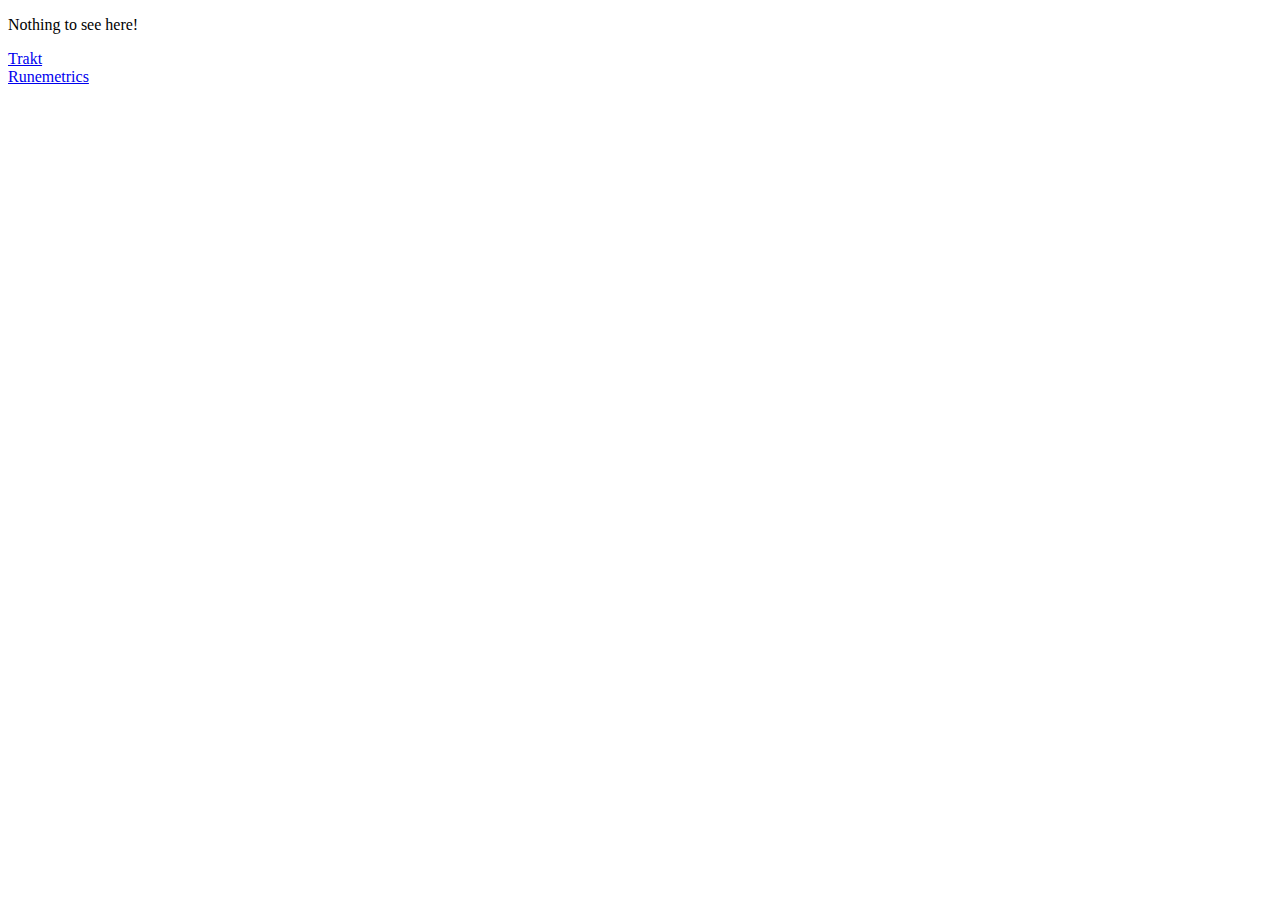
<file: index.html>
<!DOCTYPE html>
<html>
  <title>≥</title>
  <head><link rel="icon" href="images/favicon.ico"></head>
<body>
  <p>Nothing to see here!</p>
<li><a href="/Userstyles/trakt.tv">Trakt</a></li>
<li><a href="/Userstyles/runemetrics">Runemetrics</a></li>
</body>
</html>
</file>
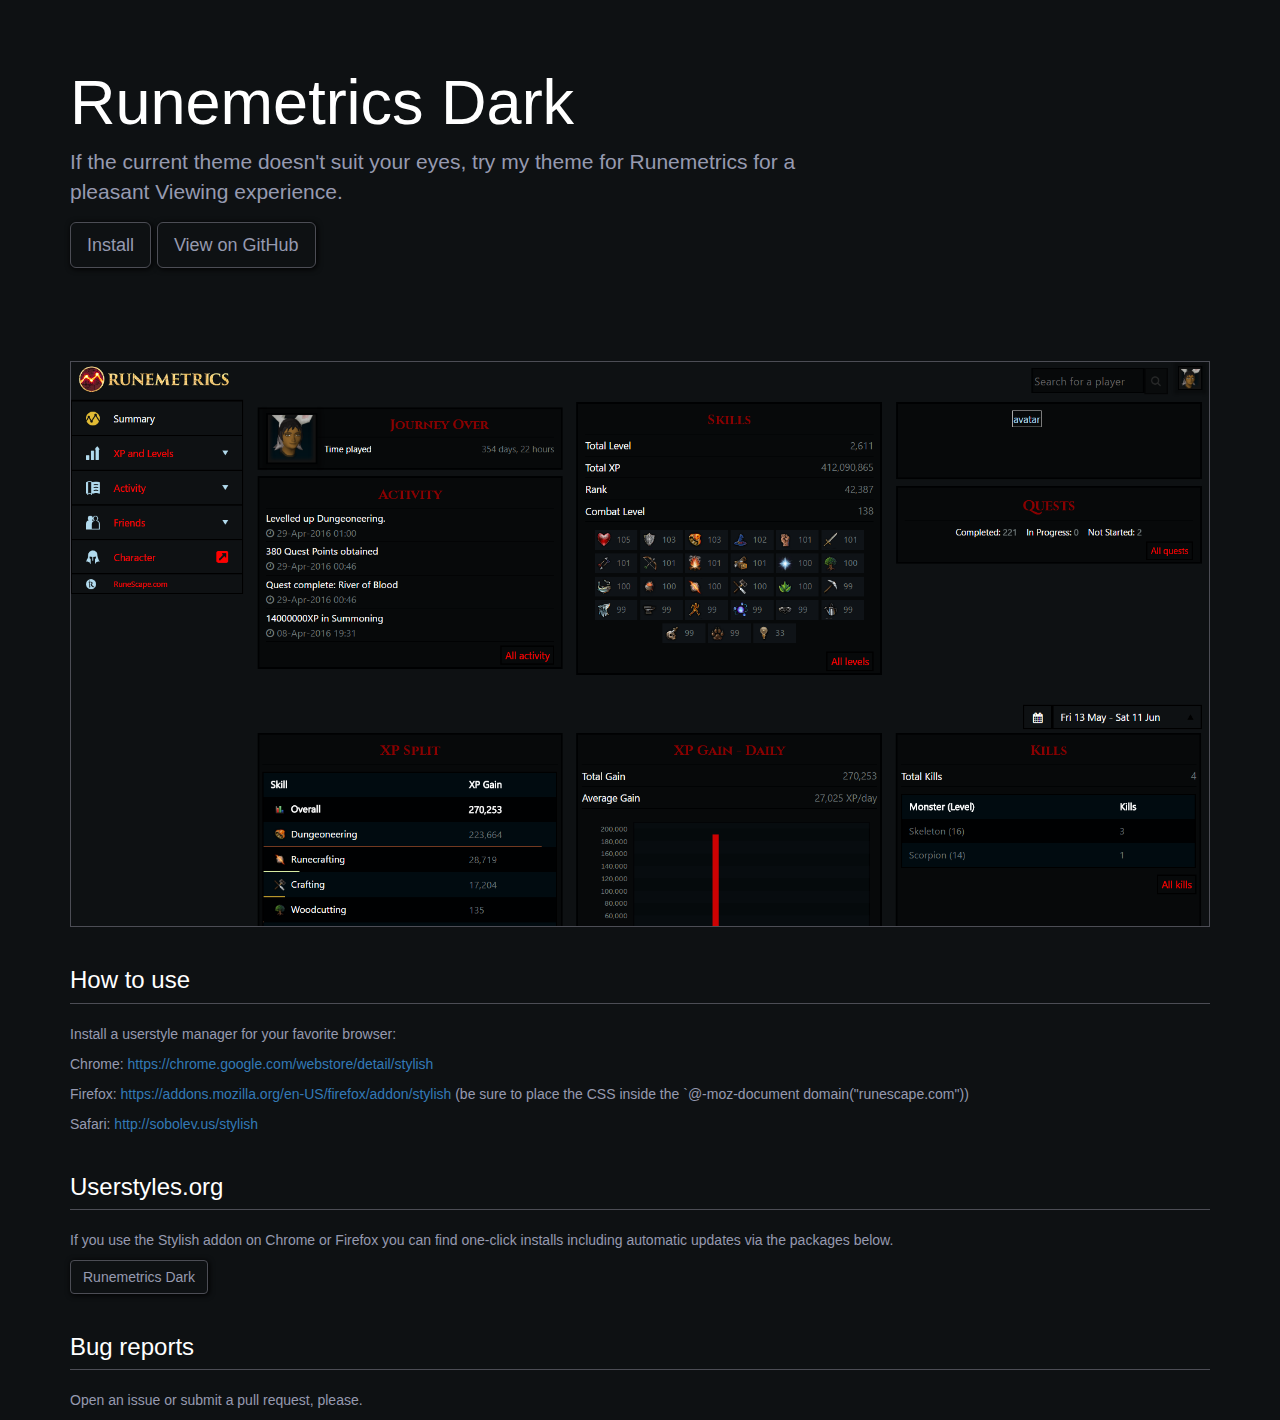
<file: runemetrics/index.html>
<!DOCTYPE html>
<html lang="en">

<head>
   <!-- Main Meta Tags -->
  <meta charset="utf-8">
  <meta http-equiv="X-UA-Compatible" content="IE=Edge">
  <meta name="viewport" content="width=device-width, initial-scale=1">
  <meta name="keywords" content="If the current theme doesn't suit your eyes, try my theme for Runemetrics for a pleasant Viewing experience.">
  <meta name="description" content="Runemetrics, Dark, night, theme, style, mode">

  <!-- Site Title -->
  <title>≥ Journey Over - Runemetrics Dark</title>

  <!-- Fav Icon -->
  <link href="../images/favicon.ico" rel="icon">

  <!-- External CSS -->
  <link href="../css/runemetrics.css" rel="stylesheet" type="text/css">
  <link href="../css/bootstrap.min.css" rel="stylesheet">

</head>

<body>
  <div class="jumbotron flour">
    <div class="container">
      <div class="row">
        <div class="col-md-8">
          <h1>Runemetrics Dark</h1>
          <p>If the current theme doesn't suit your eyes, try my theme for Runemetrics for a pleasant Viewing experience.</p>
          <p><a class="btn btn-primary btn-lg" href="https://userstyles.org/styles/128866/dark-runemetrics" role="button">Install</a> <a class="btn btn-link btn-lg flour" href="https://github.com/JourneyOver/Userstyles/tree/gh-pages/runemetrics/Style" role="button">View on GitHub</a></p>
        </div>

      </div>
    </div>
  </div>

  <div class="container">

    <img class="img-responsive border" src="../images/runemetrics.preview.png">

    <h3 class="page-header">How to use</h3>
    <p>Install a userstyle manager for your favorite browser:</p>

    <p>Chrome: <a href="https://chrome.google.com/webstore/detail/stylish/fjnbnpbmkenffdnngjfgmeleoegfcffe?hl=en">https://chrome.google.com/webstore/detail/stylish</a></p>
    <p>Firefox: <a href="https://addons.mozilla.org/en-US/firefox/addon/stylish/">https://addons.mozilla.org/en-US/firefox/addon/stylish</a> (be sure to place the CSS inside the `@-moz-document domain("runescape.com"))</p>
    <p>Safari: <a href="http://sobolev.us/stylish/">http://sobolev.us/stylish</a></p>

    <h3 class="page-header">Userstyles.org</h3>
    <p>If you use the Stylish addon on Chrome or Firefox you can find one-click installs including automatic updates via the packages below.</p>
    <a href="https://userstyles.org/styles/128866" class="btn btn-primary">Runemetrics Dark</a>

    <h3 class="page-header">Bug reports</h3>
    <p>Open an issue or submit a pull request, please.</p>
  </div>

</body>

</html>
</file>
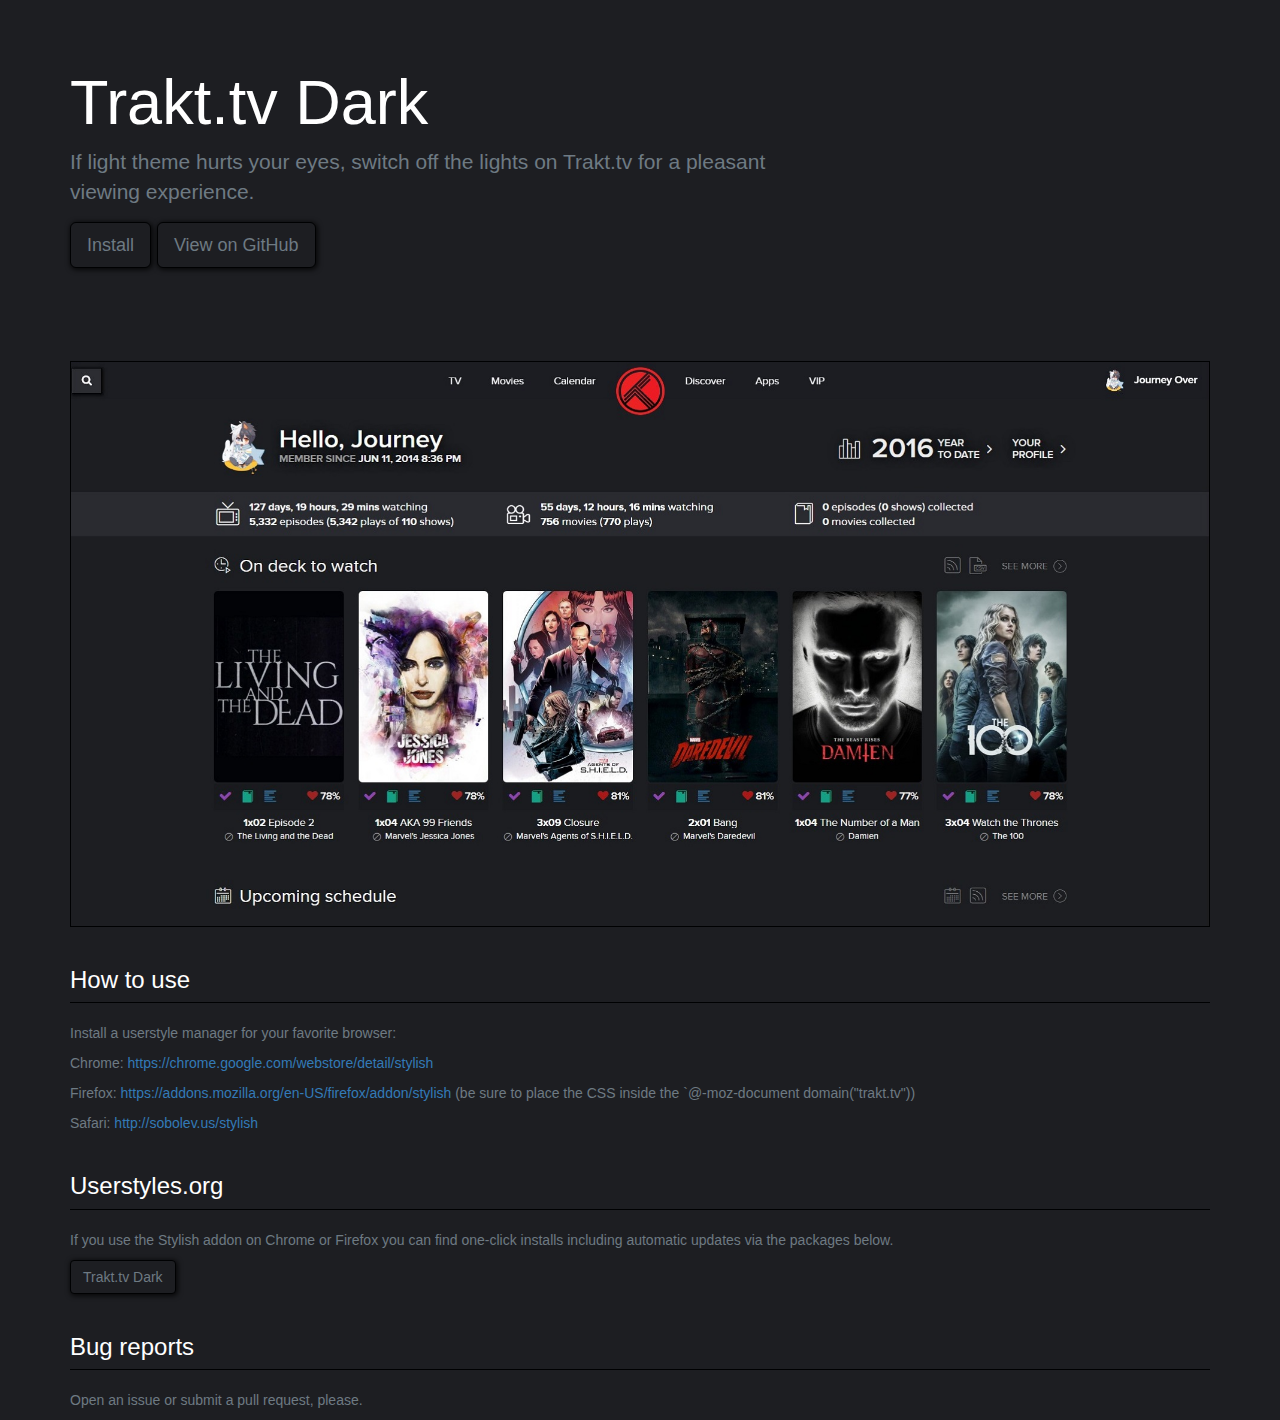
<file: trakt.tv/index.html>
<!DOCTYPE html>
<html lang="en">

<head>
  <!-- Main Meta Tags -->
  <meta charset="utf-8">
  <meta http-equiv="X-UA-Compatible" content="IE=Edge">
  <meta name="viewport" content="width=device-width, initial-scale=1">
  <meta name="keywords" content="If light theme hurts your eyes, switch off the lights on Trakt.tv for a pleasant Viewing experience.">
  <meta name="description" content="Trakt.tv, Dark, night, theme, style, mode">

  <!-- Site Title -->
  <title>≥ Journey Over - Trakt.tv Dark</title>

  <!-- Fav Icon -->
  <link href="../images/favicon.ico" rel="icon">

  <!-- External CSS -->
  <link href="../css/Trakt.css" rel="stylesheet" type="text/css">
  <link href="../css/bootstrap.min.css" rel="stylesheet">

</head>

<body>
  <div class="jumbotron flour">
    <div class="container">
      <div class="row">
        <div class="col-md-8">
          <h1>Trakt.tv Dark</h1>
          <p>If light theme hurts your eyes, switch off the lights on Trakt.tv for a pleasant viewing experience.</p>
          <p><a class="btn btn-primary btn-lg" href="https://userstyles.org/styles/125666/dark-trakt-tv" role="button">Install</a> <a class="btn btn-link btn-lg flour" href="https://github.com/JourneyOver/Userstyles/tree/gh-pages/trakt.tv/Style" role="button">View on GitHub</a></p>
        </div>

      </div>
    </div>
  </div>

  <div class="container">

    <img class="img-responsive border" src="../images/trakt.preview.jpg">

    <h3 class="page-header">How to use</h3>
    <p>Install a userstyle manager for your favorite browser:</p>

    <p>Chrome: <a href="https://chrome.google.com/webstore/detail/stylish/fjnbnpbmkenffdnngjfgmeleoegfcffe?hl=en">https://chrome.google.com/webstore/detail/stylish</a></p>
    <p>Firefox: <a href="https://addons.mozilla.org/en-US/firefox/addon/stylish/">https://addons.mozilla.org/en-US/firefox/addon/stylish</a> (be sure to place the CSS inside the `@-moz-document domain("trakt.tv"))</p>
    <p>Safari: <a href="http://sobolev.us/stylish/">http://sobolev.us/stylish</a></p>

    <h3 class="page-header">Userstyles.org</h3>
    <p>If you use the Stylish addon on Chrome or Firefox you can find one-click installs including automatic updates via the packages below.</p>
    <a href="https://userstyles.org/styles/125666" class="btn btn-primary">Trakt.tv Dark</a>

    <h3 class="page-header">Bug reports</h3>
    <p>Open an issue or submit a pull request, please.</p>
  </div>

</body>

</html>
</file>
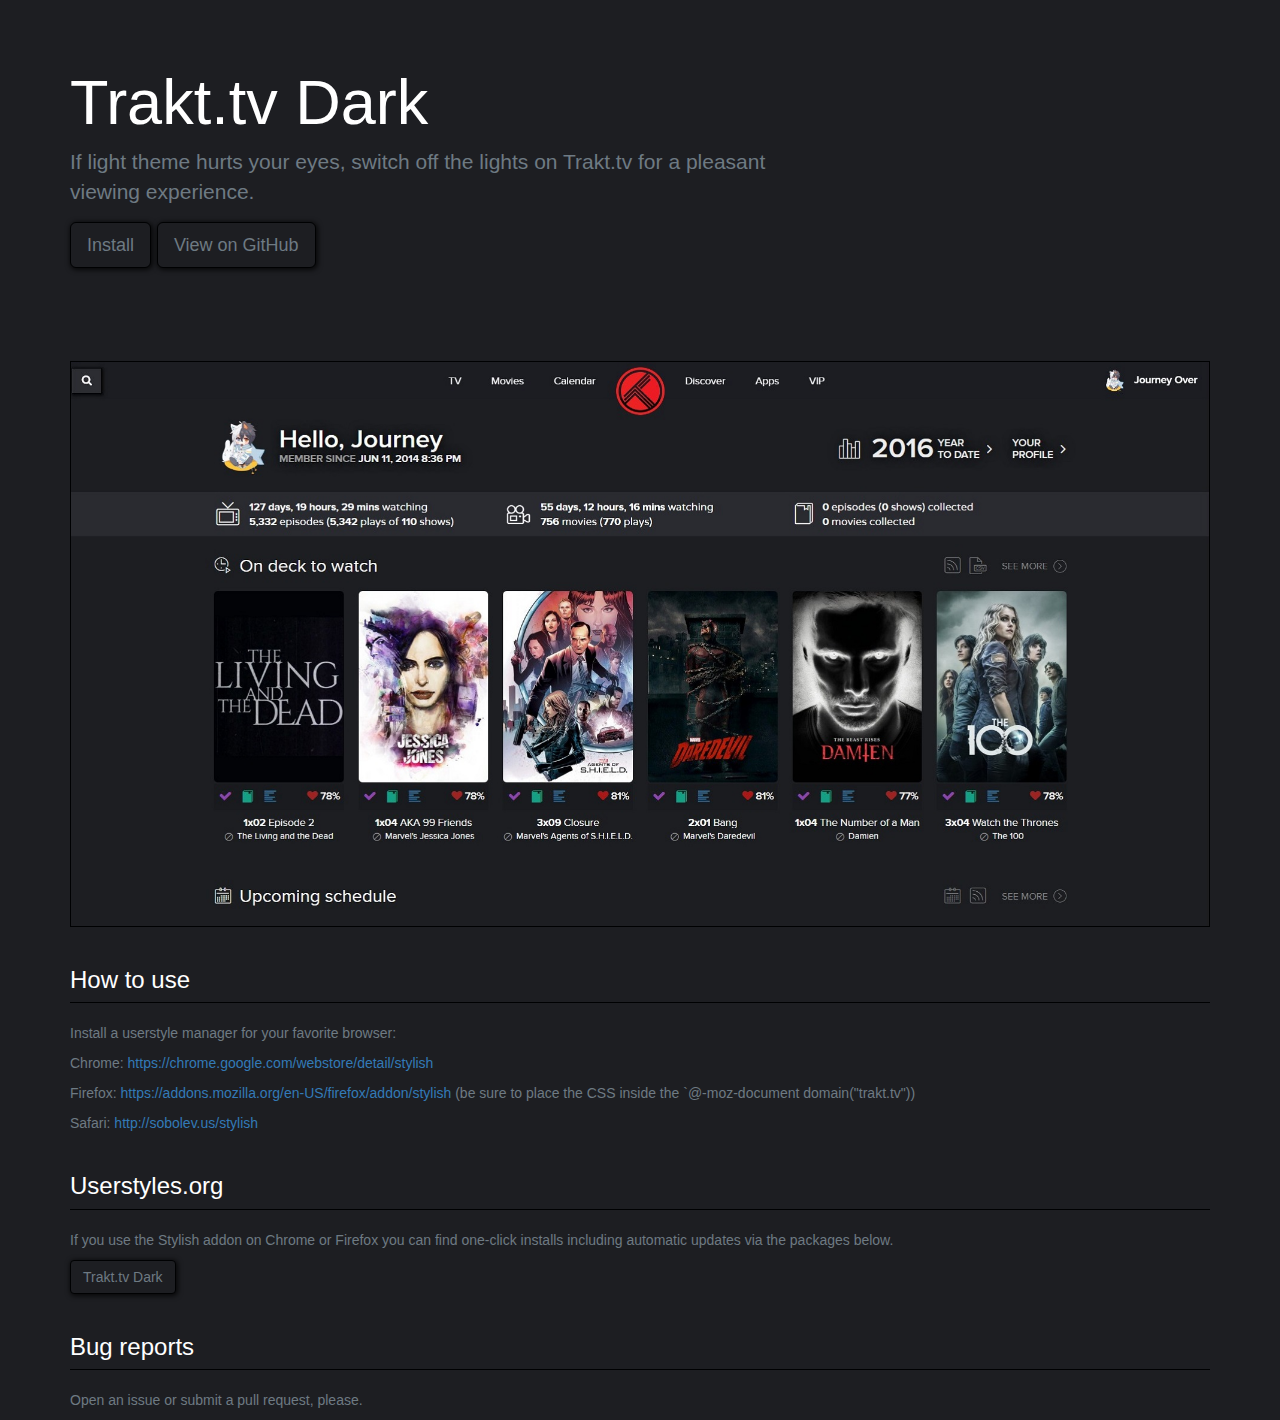
<file: userstyles/index.html>
<!DOCTYPE html>
<html lang="en">

  <head>
    <!-- Main Meta Tags -->
    <meta charset="utf-8">
    <meta http-equiv="X-UA-Compatible" content="IE=Edge">
    <meta name="viewport" content="width=device-width, initial-scale=1">
    <meta name="keywords" content="If light theme hurts your eyes, switch off the lights on Trakt.tv for a pleasant Viewing experience.">
    <meta name="description" content="Trakt.tv, Dark, night, theme, style, mode">

    <!-- Site Title -->
    <title>≥ Journey Over - Trakt.tv Dark</title>

    <!-- Fav Icon -->
    <link href="../images/favicon.ico" rel="icon">

    <!-- External CSS -->
    <link href="../css/Trakt.css" rel="stylesheet" type="text/css">
    <link href="../css/bootstrap.min.css" rel="stylesheet">

  </head>

  <body>
    <div class="jumbotron flour">
      <div class="container">
        <div class="row">
          <div class="col-md-8">
            <h1>Trakt.tv Dark</h1>
            <p>If light theme hurts your eyes, switch off the lights on Trakt.tv for a pleasant viewing experience.</p>
            <p><a class="btn btn-primary btn-lg" href="https://userstyles.org/styles/125666/dark-trakt-tv" role="button">Install</a> <a class="btn btn-link btn-lg flour" href="https://github.com/JourneyOver/Userstyles/tree/gh-pages/trakt.tv/Style" role="button">View on GitHub</a></p>
          </div>

        </div>
      </div>
    </div>

    <div class="container">

      <img class="img-responsive border" src="../images/trakt.preview.jpg">

      <h3 class="page-header">How to use</h3>
      <p>Install a userstyle manager for your favorite browser:</p>

      <p>Chrome: <a href="https://chrome.google.com/webstore/detail/stylish/fjnbnpbmkenffdnngjfgmeleoegfcffe?hl=en">https://chrome.google.com/webstore/detail/stylish</a></p>
      <p>Firefox: <a href="https://addons.mozilla.org/en-US/firefox/addon/stylish/">https://addons.mozilla.org/en-US/firefox/addon/stylish</a> (be sure to place the CSS inside the `@-moz-document domain("trakt.tv"))</p>
      <p>Safari: <a href="http://sobolev.us/stylish/">http://sobolev.us/stylish</a></p>

      <h3 class="page-header">Userstyles.org</h3>
      <p>If you use the Stylish addon on Chrome or Firefox you can find one-click installs including automatic updates via the packages below.</p>
      <a href="https://userstyles.org/styles/125666" class="btn btn-primary">Trakt.tv Dark</a>

      <h3 class="page-header">Bug reports</h3>
      <p>Open an issue or submit a pull request, please.</p>
    </div>

  </body>

</html>
</file>
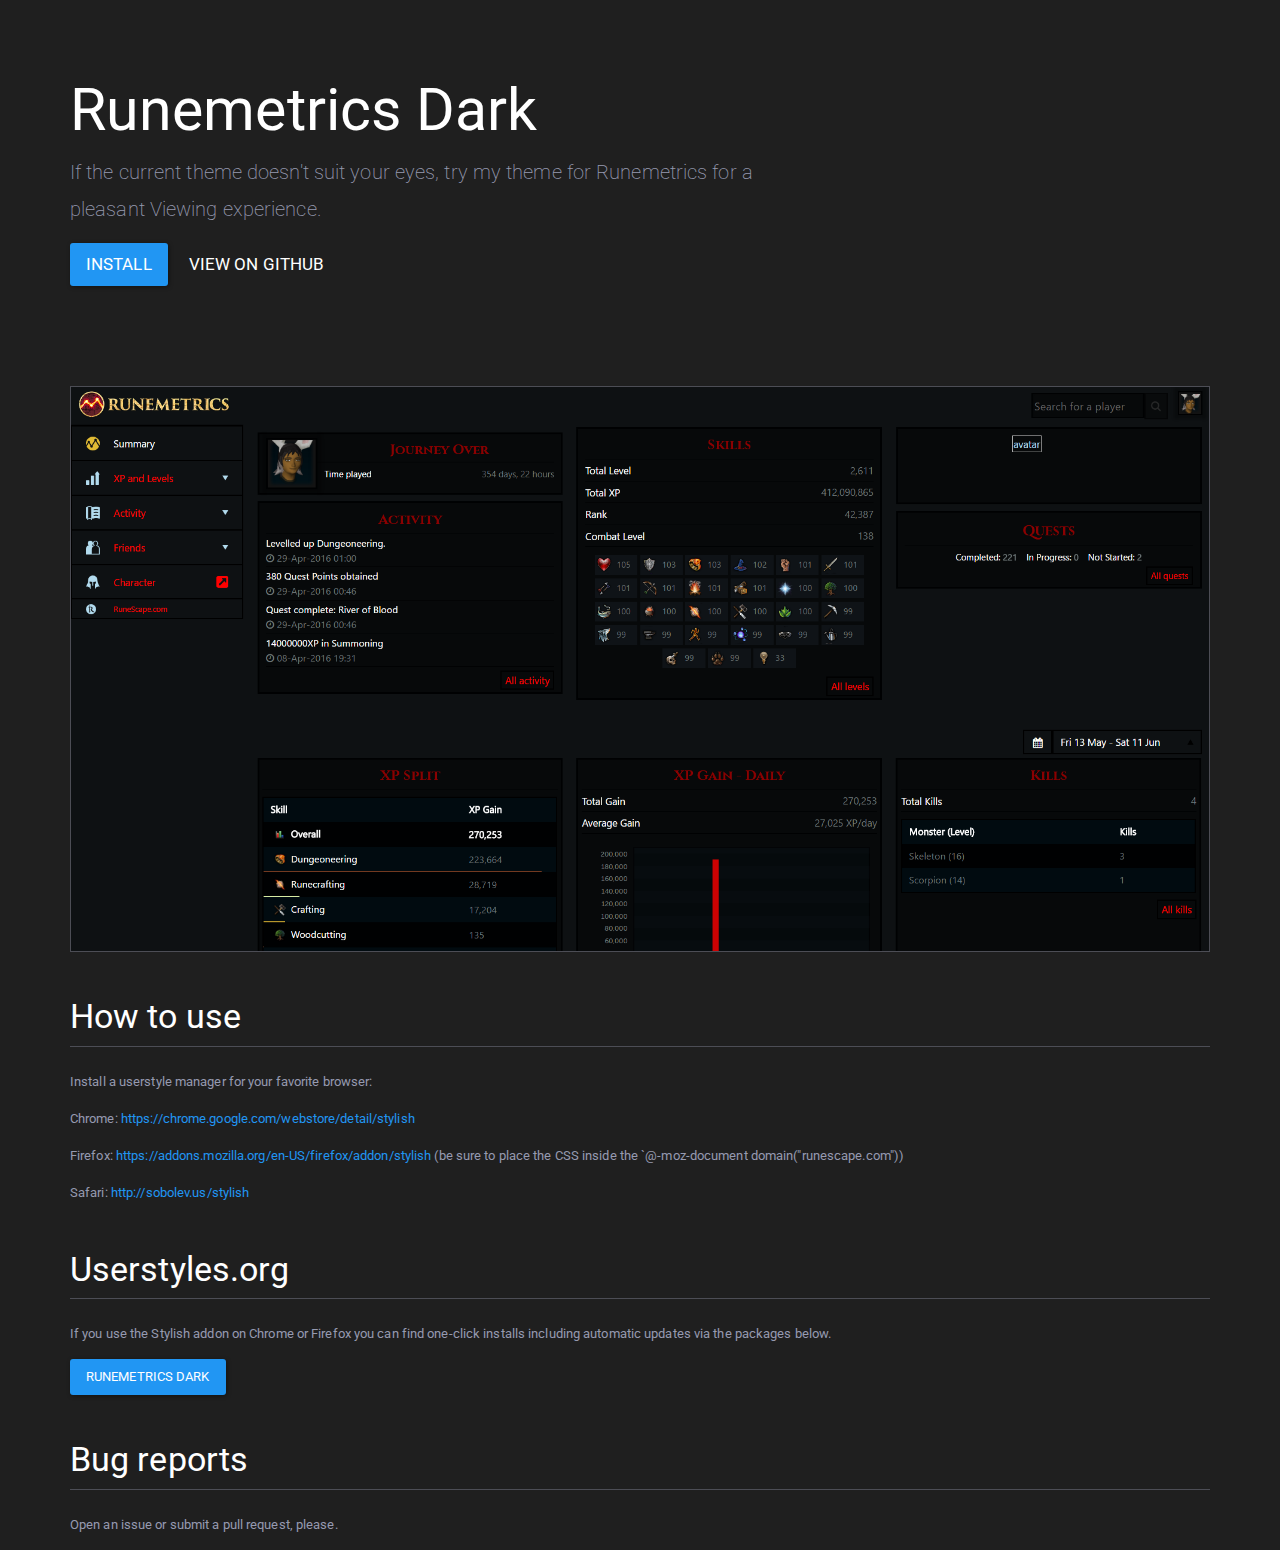
<file: runescape/runemetrics/index.html>
<!DOCTYPE html>
<html lang="en">

<head>
  <meta charset="utf-8">
  <meta http-equiv="X-UA-Compatible" content="IE=edge">
  <meta name="viewport" content="width=device-width, initial-scale=1, maximum-scale=1, user-scalable=no">
  <meta name="description" content="If the current theme doesn't suit your eyes, try my theme for Runemetrics for a pleasant Viewing experience.">
  <meta name="keywords" content="Runemetrics, Dark, night, theme, style, mode">

  <meta property="og:title" content="Runemetrics Dark - Browse runemetrics in a darker mode">
  <meta property="og:type" content="website">
  <meta property="og:url" content="http://journeyover.github.io/Userstyles/runescape/runemetrics">
  <meta property="og:image" content="img/preview.png">
  <title>Runemetrics Dark</title>

  <!-- Bootstrap -->
  <link rel=icon href="../../img/favicon.ico">
  <link href="css/bootstrap.min.css" rel="stylesheet">
  <style>
    body {
      background-color: #1F1F1F;
    }

    p {
      color: #969ab0;
    }

    .border {
      border: 1px #4c4d55 solid;
    }

    .page-header {
      border-color: #4c4d55;
      color: #fff;
    }

    .flour,
    .jumbotron h1 {
      color: #fff
    }

    .jumbotron {
      background-color: #1F1F1F;
      padding-top: 55px;
      padding-bottom: 55px;
    }

    .panel {
      background-color: #1F1F1F;
      margin-bottom: 0;
    }

    #userstyles-container {
      margin-top: 5px;
    }

    .userstyles-style-name {
      color: #fff;
      text-decoration: none !important;
    }

    .userstyles-style-info {
      color: #00aba5 !important;
    }
  </style>

  <!-- HTML5 shim and Respond.js for IE8 support of HTML5 elements and media queries -->
  <!-- WARNING: Respond.js doesn't work if you view the page via file:// -->
  <!--[if lt IE 9]>
      <script src="https://oss.maxcdn.com/html5shiv/3.7.2/html5shiv.min.js"></script>
      <script src="https://oss.maxcdn.com/respond/1.4.2/respond.min.js"></script>
    <![endif]-->
</head>

<body>
  <div class="jumbotron flour">
    <div class="container">
      <div class="row">
        <div class="col-md-8">
          <h1>Runemetrics Dark</h1>
          <p>If the current theme doesn't suit your eyes, try my theme for Runemetrics for a pleasant Viewing experience.</p>
          <p><a class="btn btn-primary btn-lg" href="https://userstyles.org/styles/128866/dark-runemetrics" role="button">Install</a> <a class="btn btn-link btn-lg flour" href="https://github.com/JourneyOver/Userstyles/tree/gh-pages/runescape/runemetrics/Style" role="button">View on GitHub</a></p>
        </div>

      </div>
    </div>
  </div>

  <div class="container">

    <img class="img-responsive border" src="img/preview.png">

    <h3 class="page-header">How to use</h3>
    <p>Install a userstyle manager for your favorite browser:</p>

    <p>Chrome: <a href="https://chrome.google.com/webstore/detail/stylish/fjnbnpbmkenffdnngjfgmeleoegfcffe?hl=en">https://chrome.google.com/webstore/detail/stylish</a></p>
    <p>Firefox: <a href="https://addons.mozilla.org/en-US/firefox/addon/stylish/">https://addons.mozilla.org/en-US/firefox/addon/stylish</a> (be sure to place the CSS inside the `@-moz-document domain("runescape.com"))</p>
    <p>Safari: <a href="http://sobolev.us/stylish/">http://sobolev.us/stylish</a></p>

    <h3 class="page-header">Userstyles.org</h3>
    <p>If you use the Stylish addon on Chrome or Firefox you can find one-click installs including automatic updates via the packages below.</p>
    <a href="https://userstyles.org/styles/128866" class="btn btn-primary">Runemetrics Dark</a>

    <h3 class="page-header">Bug reports</h3>
    <p>Open an issue or submit a pull request, please.</p>
  </div>

</body>

</html>
</file>
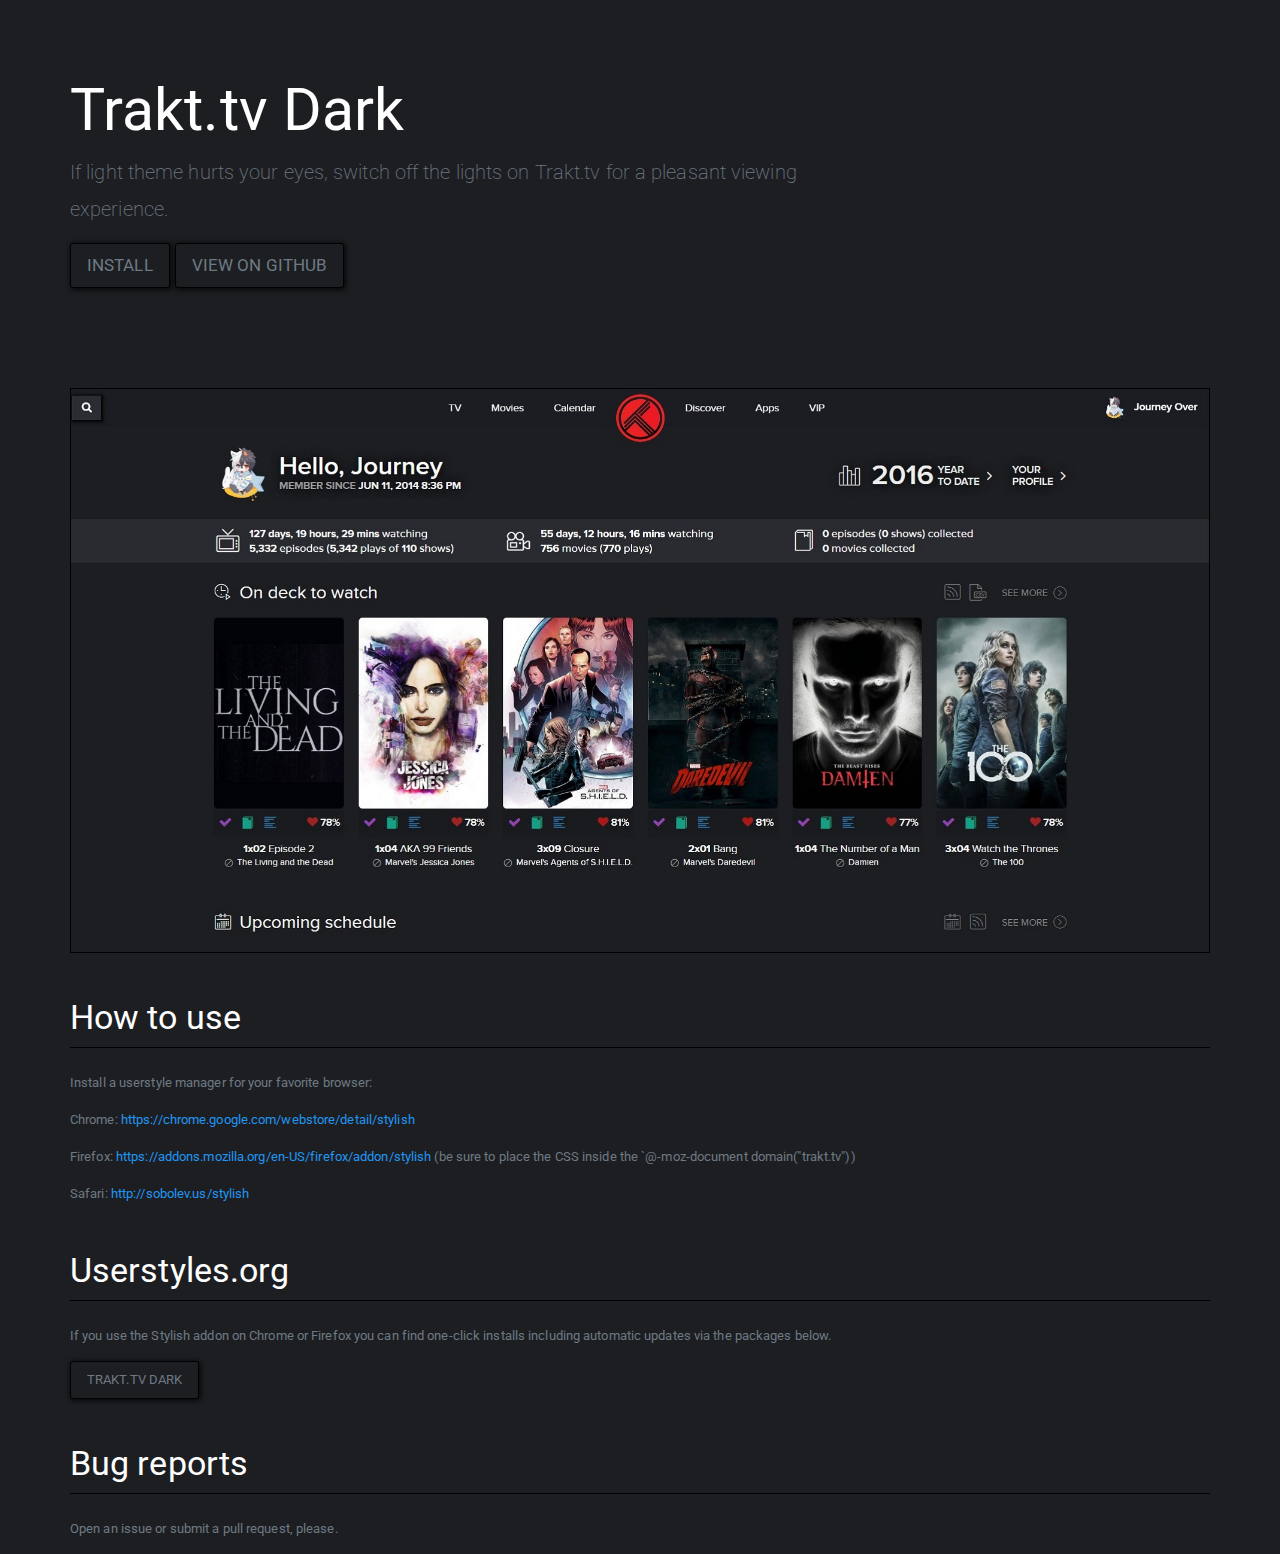
<file: trakt_tv/trakt_tv_dark/index.html>
<!DOCTYPE html>
<html lang="en">

<head>
  <meta charset="utf-8">
  <meta http-equiv="X-UA-Compatible" content="IE=edge">
  <meta name="viewport" content="width=device-width, initial-scale=1, maximum-scale=1, user-scalable=no">
  <meta name="description" content="If light theme hurts your eyes, switch off the lights on Trakt.tv for a pleasant Viewing experience.">
  <meta name="keywords" content="Trakt.tv, Dark, night, theme, style, mode">

  <meta property="og:title" content="Trak.tv Dark - Browse trakt.tv in nighttime mode">
  <meta property="og:type" content="website">
  <meta property="og:url" content="http://journeyover.github.io/Userstyles/trakt_tv/trakt_tv_dark">
  <meta property="og:image" content="img/preview.jpg">
  <title>Trakt.tv Dark</title>

  <!-- Stylesheet -->
  <link href="css/bootstrap.min.css" rel="stylesheet">
  <link rel="stylesheet" href="css/master.css">

  <!-- DP -->
  <link rel=icon href="../../img/favicon.ico">

  <!-- HTML5 shim and Respond.js for IE8 support of HTML5 elements and media queries -->
  <!-- WARNING: Respond.js doesn't work if you view the page via file:// -->
  <!--[if lt IE 9]>
      <script src="https://oss.maxcdn.com/html5shiv/3.7.2/html5shiv.min.js"></script>
      <script src="https://oss.maxcdn.com/respond/1.4.2/respond.min.js"></script>
    <![endif]-->
</head>

<body>
  <div class="jumbotron flour">
    <div class="container">
      <div class="row">
        <div class="col-md-8">
          <h1>Trakt.tv Dark</h1>
          <p>If light theme hurts your eyes, switch off the lights on Trakt.tv for a pleasant viewing experience.</p>
          <p><a class="btn btn-primary btn-lg" href="https://userstyles.org/styles/125666/dark-trakt-tv" role="button">Install</a> <a class="btn btn-link btn-lg flour" href="https://github.com/JourneyOver/Userstyles/tree/gh-pages/trakt_tv/trakt_tv_dark/Style" role="button">View on GitHub</a></p>
        </div>
      
      </div>
    </div>
  </div>

  <div class="container">

    <img class="img-responsive border" src="img/preview.jpg">

    <h3 class="page-header">How to use</h3>
    <p>Install a userstyle manager for your favorite browser:</p>

    <p>Chrome: <a href="https://chrome.google.com/webstore/detail/stylish/fjnbnpbmkenffdnngjfgmeleoegfcffe?hl=en">https://chrome.google.com/webstore/detail/stylish</a></p>
    <p>Firefox: <a href="https://addons.mozilla.org/en-US/firefox/addon/stylish/">https://addons.mozilla.org/en-US/firefox/addon/stylish</a> (be sure to place the CSS inside the `@-moz-document domain("trakt.tv"))</p>
    <p>Safari: <a href="http://sobolev.us/stylish/">http://sobolev.us/stylish</a></p>

    <h3 class="page-header">Userstyles.org</h3>
    <p>If you use the Stylish addon on Chrome or Firefox you can find one-click installs including automatic updates via the packages below.</p>
    <a href="https://userstyles.org/styles/125666" class="btn btn-primary">Trakt.tv Dark</a>

    <h3 class="page-header">Bug reports</h3>
    <p>Open an issue or submit a pull request, please.</p>
  </div>

</body>

</html>
</file>
<file: css/runemetrics.css>
:root {
--bg: #0E1113 !important;             /*  var(--bg) black  */
--border: #4c4d55 !important;             /* var(--border) grey Border */
--first-color: #ffffff !important;             /* var(--first-color) white  */
--second-color: #969ab0 !important;             /* var(--second-color) light grey  */
--transparent: rgba(0, 0, 0, .75) !important;             /* var(--transparent) */
--transparent2: rgba(0, 0, 0, .5) !important;             /* var(--transparent2) */
}

body {
  background-color: var(--bg) !important;
}

p {
  color: var(--second-color) !important;
}

.border {
  border: 1px solid var(--border) !important;
}

.page-header {
  border-color: var(--border) !important;
  color: var(--first-color) !important;
}

.flour,
.jumbotron h1 {
  color: var(--first-color) !important;
}

.jumbotron {
  background-color: var(--bg) !important;
  padding-top: 55px;
  padding-bottom: 55px;
}

.btn {
  background: var(--bg) !important;
  color: var(--second-color) !important;
  border: 1px solid var(--border) !important;
  box-shadow: 1px 1px 5px 1px var(--transparent) !important;
}

.btn:hover {
  background: var(--transparent2) !important;
  color: var(--second-color) !important;
  border: 1px solid var(--border) !important;
  box-shadow: 1px 1px 5px 1px var(--transparent) !important;
}
</file>
<file: css/Trakt.css>
:root {
--bg: #1d1e22 !important;             /*  var(--bg) darker blue  */
--border: #000102 !important;             /* var(--border) Black Border */
--first-color: #ffffff !important;             /* var(--first-color) white  */
--second-color: #6e7a83 !important;             /* var(--second-color) light blue-grey  */
--transparent: rgba(0, 0, 0, .75) !important;             /* var(--transparent) */
--transparent2: rgba(0, 0, 0, .5) !important;             /* var(--transparent2) */
}

body {
  background-color: var(--bg) !important;
}

p {
  color: var(--second-color) !important;
}

.border {
  border: 1px solid var(--border) !important;
}

.page-header {
  border-color: var(--border) !important;
  color: var(--first-color) !important;
}

.flour,
.jumbotron h1 {
  color: var(--first-color) !important;
}

.jumbotron {
  background-color: var(--bg) !important;
  padding-top: 55px;
  padding-bottom: 55px;
}

.btn {
  background: var(--bg) !important;
  color: var(--second-color) !important;
  border: 1px solid var(--border) !important;
  box-shadow: 1px 1px 5px 1px var(--transparent) !important;
}

.btn:hover {
  background: var(--transparent2) !important;
  color: var(--second-color) !important;
  border: 1px solid var(--border) !important;
  box-shadow: 1px 1px 5px 1px var(--transparent) !important;
}
</file>
<file: trakt_tv/trakt_tv_dark/css/master.css>
:root {
--bg: #1d1e22 !important;             /*  var(--bg) darker blue  */
--border: #000102 !important;             /* var(--border) Black Border */
--first-color: #ffffff !important;             /* var(--first-color) white  */
--second-color: #6e7a83 !important;             /* var(--second-color) light blue-grey  */
--transparent: rgba(0, 0, 0, .75) !important;             /* var(--transparent) */
--transparent2: rgba(0, 0, 0, .5) !important;             /* var(--transparent2) */
}

body {
  background-color: var(--bg);
}

p {
  color: var(--second-color);
}

.border {
  border: 1px solid var(--border);
}

.page-header {
  border-color: var(--border);
  color: var(--first-color);
}

.flour,
.jumbotron h1 {
  color: var(--first-color);
}

.jumbotron {
  background-color: var(--bg);
  padding-top: 55px;
  padding-bottom: 55px;
}

.btn {
  background: var(--bg);
  color: var(--second-color);
  border: 1px solid var(--border);
  box-shadow: 1px 1px 5px 1px var(--transparent);
}

.btn:hover {
  background: var(--transparent2);
  color: var(--second-color);
  border: 1px solid var(--border);
  box-shadow: 1px 1px 5px 1px var(--transparent);
}
</file>
